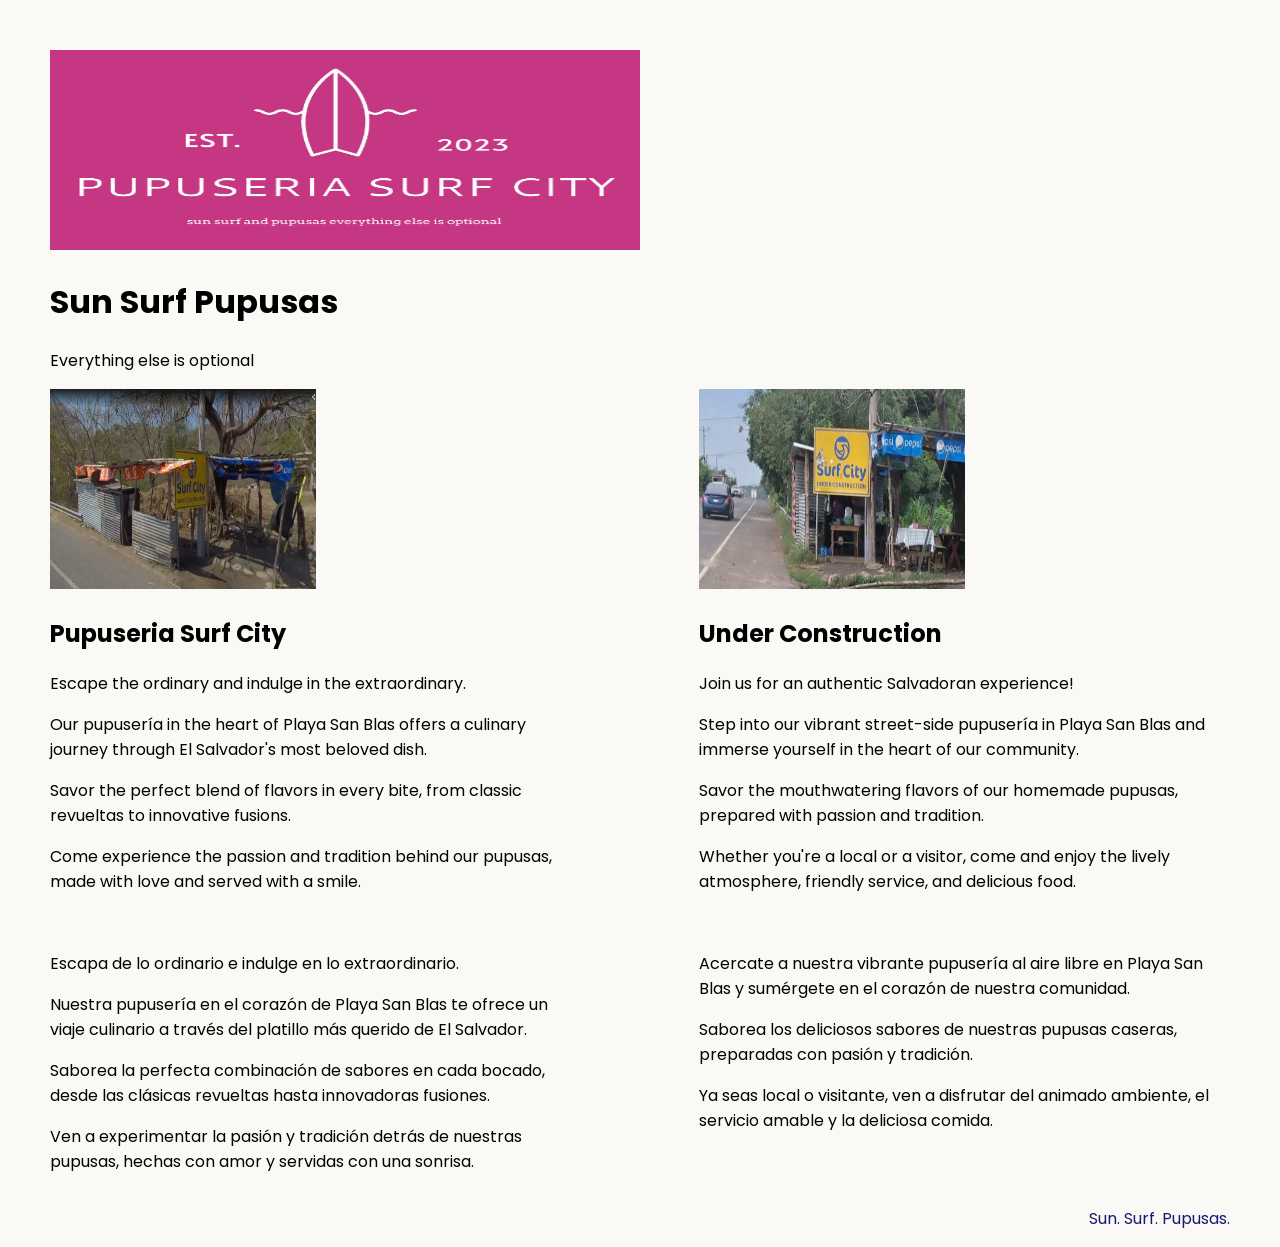
<file: index.html>
<!DOCTYPE html>
<html lang="en">

<head>
  <meta charset="UTF-8">
  <meta name="viewport" content="width=device-width, initial-scale=1.0">
  <title>Pupuseria Surf City</title>
  <link rel="stylesheet" href="./style.css">
  <link rel="preconnect" href="https://fonts.googleapis.com">
  <link rel="preconnect" href="https://fonts.gstatic.com" crossorigin>
  <link href="https://fonts.googleapis.com/css2?family=Poppins:wght@400;700&display=swap" rel="stylesheet">
</head>

<body>
  <div class="main">
    <img class="logo" src="./assets/images/Pupuseria Surf City Logo.png" alt="logo">
    <h1>Sun Surf Pupusas</h1>
    <p>Everything else is optional</p>
    <div class="left card"><img class="tile-image" src="./assets/images/Pupuseria Surf City Phase One.png" alt="Picture of when we first Started">
      <h2 class="card-title">Pupuseria Surf City</h2>
      <p class="card-text">Escape the ordinary and indulge in the extraordinary.</p>
      <p>Our pupusería in the heart of Playa San Blas offers a culinary journey through El Salvador's most beloved dish.</p>
      <p>Savor the perfect blend of flavors in every bite, from classic revueltas to innovative fusions.</p>
      <p>Come experience the passion and tradition behind our pupusas, made with love and served with a smile.</p>
      <br>
      <p>Escapa de lo ordinario e indulge en lo extraordinario.</p>
      <p>Nuestra pupusería en el corazón de Playa San Blas te ofrece un viaje culinario a través del platillo más querido de El Salvador.</p>
      <p>Saborea la perfecta combinación de sabores en cada bocado, desde las clásicas revueltas hasta innovadoras fusiones.</p>
      <p>Ven a experimentar la pasión y tradición detrás de nuestras pupusas, hechas con amor y servidas con una sonrisa.</p>
    </div>

    <div class="right card"><img class="tile-image" src="./assets/images/Pupuseria Surf City Phase Two.png" alt="The first Upgrade">
      <h2 class="card-title">Under Construction</h2>
      <p>Join us for an authentic Salvadoran experience!</p> 
      <p>Step into our vibrant street-side pupusería in Playa San Blas and immerse yourself in the heart of our community.</p> 
      <p>Savor the mouthwatering flavors of our homemade pupusas, prepared with passion and tradition.</p> <p>Whether you're a local or a visitor, come and enjoy the lively atmosphere, friendly service, and delicious food.</p>
      <br>
     <p>Acercate a nuestra vibrante pupusería al aire libre en Playa San Blas y sumérgete en el corazón de nuestra comunidad.</p>
     <p>Saborea los deliciosos sabores de nuestras pupusas caseras, preparadas con pasión y tradición.</p>
     <p>Ya seas local o visitante, ven a disfrutar del animado ambiente, el servicio amable y la deliciosa comida.</p>

    </div>

  </div>
  <footer>
    <p>Sun. Surf. Pupusas.</p>
  </footer>
</body>

</html>
</file>
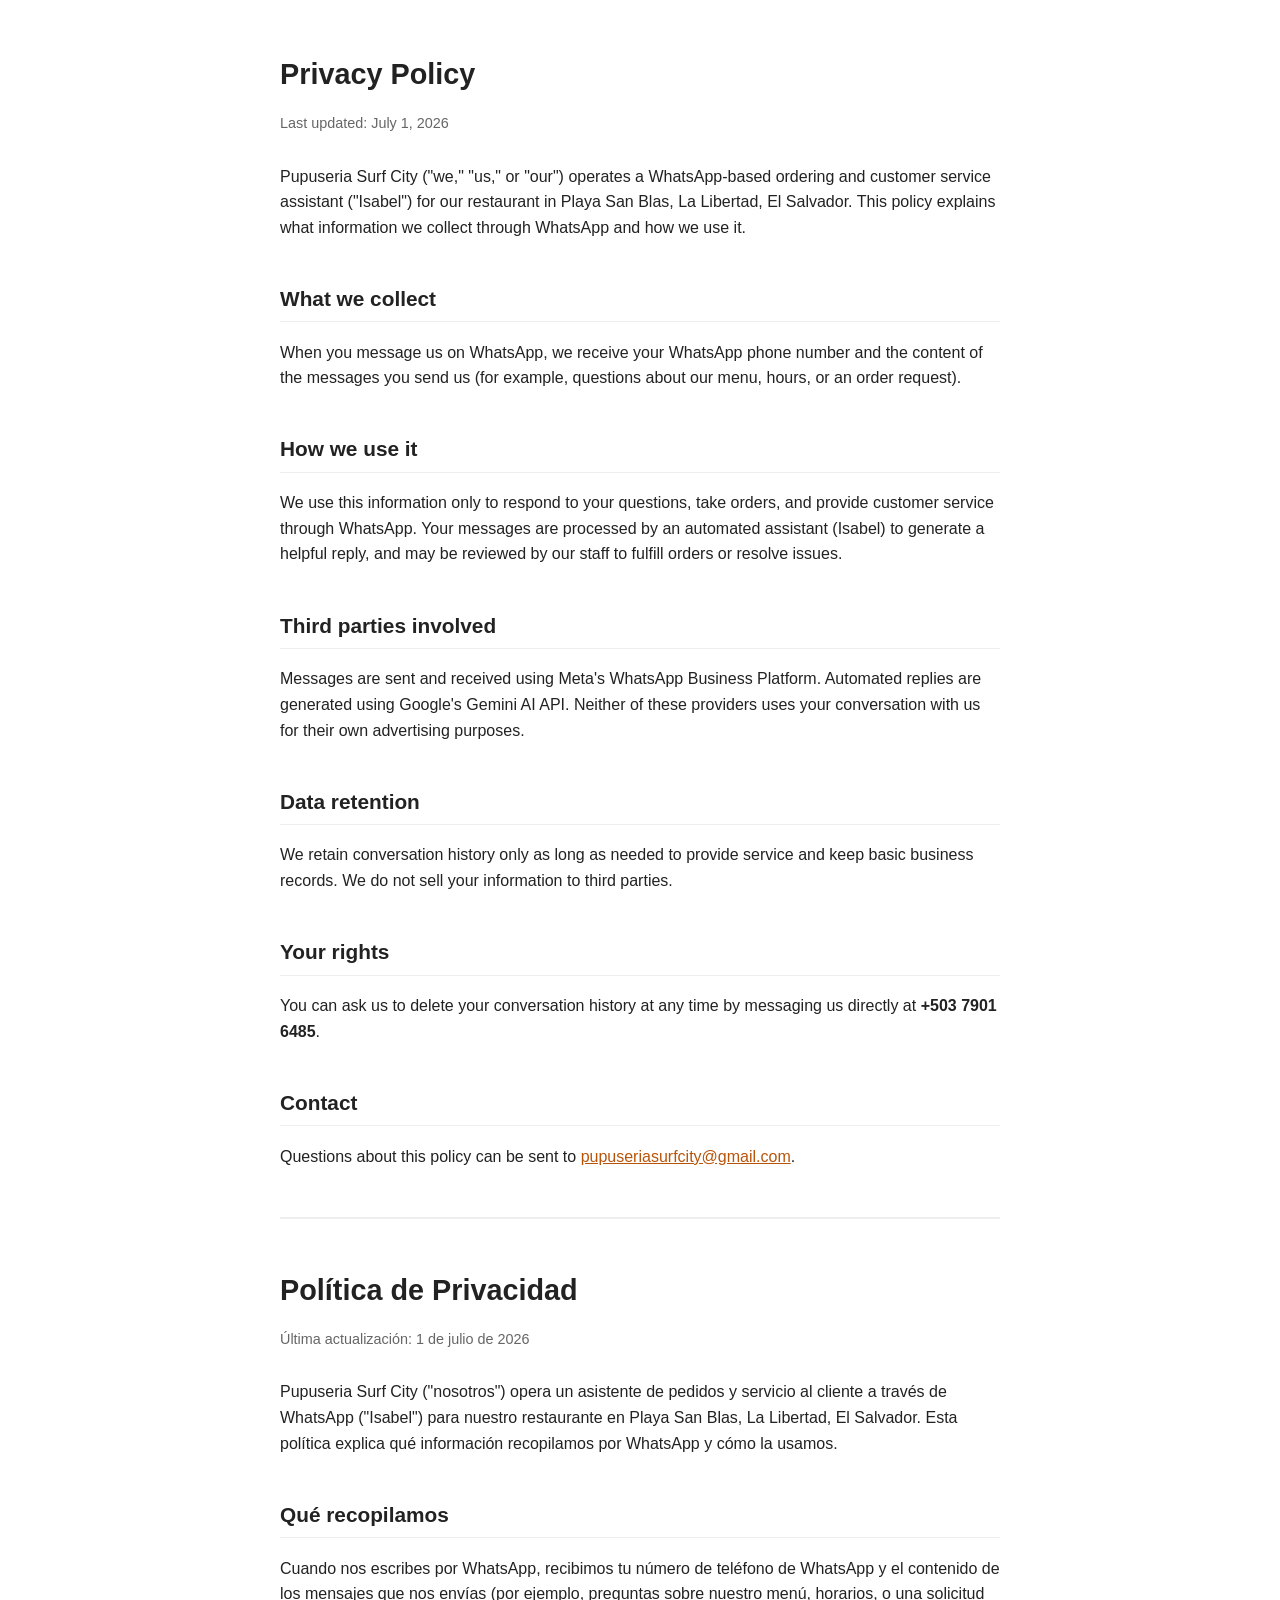
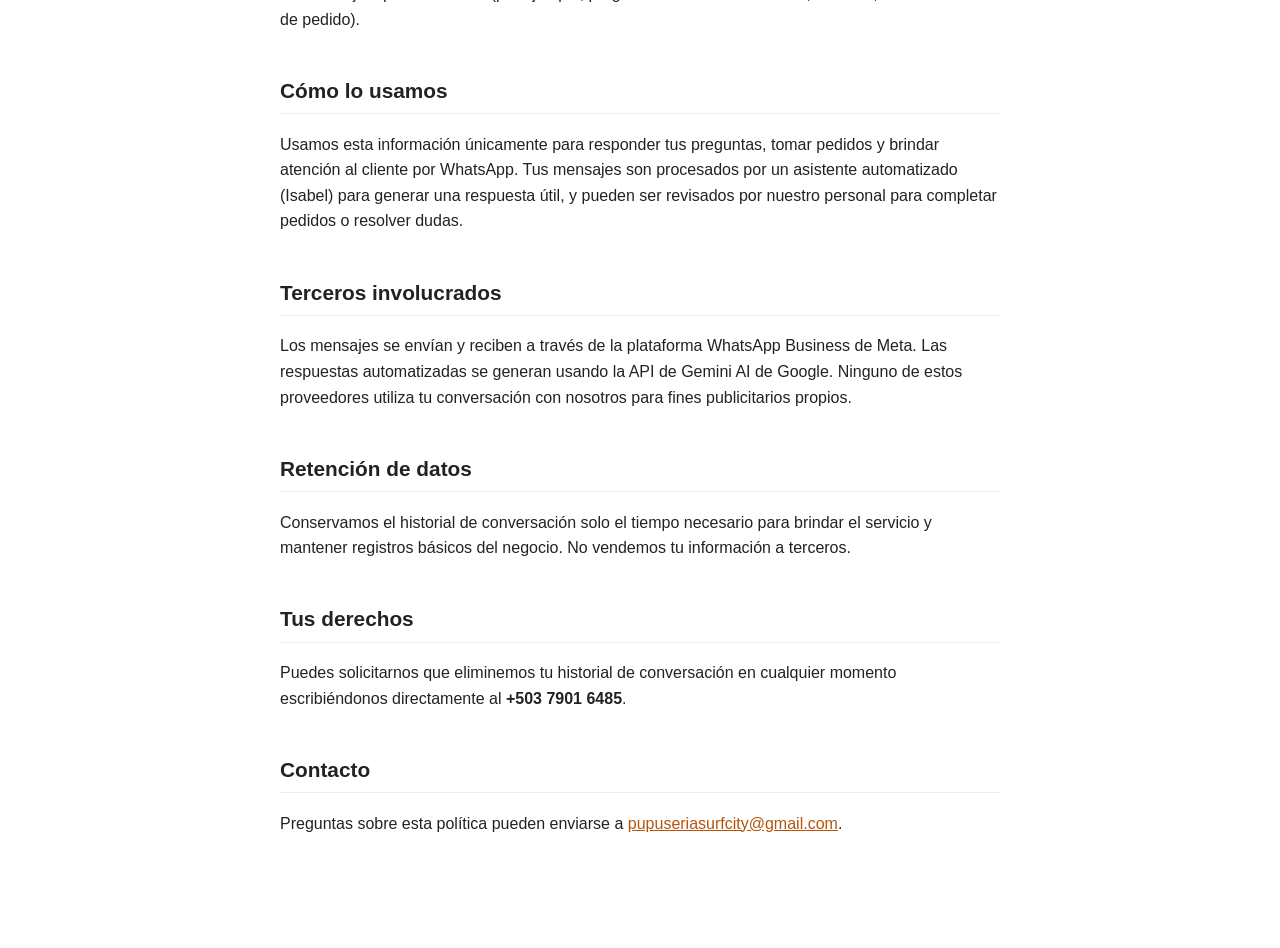
<file: privacy.html>
<!DOCTYPE html>
<html lang="es">
<head>
  <meta charset="UTF-8">
  <meta name="viewport" content="width=device-width, initial-scale=1.0">
  <title>Privacy Policy / Política de Privacidad — Pupuseria Surf City</title>
  <style>
    body {
      font-family: -apple-system, BlinkMacSystemFont, "Segoe UI", Helvetica, Arial, sans-serif;
      max-width: 720px;
      margin: 0 auto;
      padding: 32px 20px 64px;
      line-height: 1.6;
      color: #222;
    }
    h1 {
      font-size: 1.8em;
      margin-bottom: 0.2em;
    }
    h2 {
      font-size: 1.3em;
      margin-top: 2em;
      border-bottom: 1px solid #eee;
      padding-bottom: 0.3em;
    }
    .lang-block {
      margin-bottom: 3em;
    }
    .updated {
      color: #666;
      font-size: 0.9em;
      margin-bottom: 2em;
    }
    a {
      color: #b8540a;
    }
    hr {
      margin: 3em 0;
      border: none;
      border-top: 2px solid #eee;
    }
  </style>
</head>
<body>

  <div class="lang-block" id="en">
    <h1>Privacy Policy</h1>
    <p class="updated">Last updated: July 1, 2026</p>

    <p>Pupuseria Surf City ("we," "us," or "our") operates a WhatsApp-based ordering and customer service assistant ("Isabel") for our restaurant in Playa San Blas, La Libertad, El Salvador. This policy explains what information we collect through WhatsApp and how we use it.</p>

    <h2>What we collect</h2>
    <p>When you message us on WhatsApp, we receive your WhatsApp phone number and the content of the messages you send us (for example, questions about our menu, hours, or an order request).</p>

    <h2>How we use it</h2>
    <p>We use this information only to respond to your questions, take orders, and provide customer service through WhatsApp. Your messages are processed by an automated assistant (Isabel) to generate a helpful reply, and may be reviewed by our staff to fulfill orders or resolve issues.</p>

    <h2>Third parties involved</h2>
    <p>Messages are sent and received using Meta's WhatsApp Business Platform. Automated replies are generated using Google's Gemini AI API. Neither of these providers uses your conversation with us for their own advertising purposes.</p>

    <h2>Data retention</h2>
    <p>We retain conversation history only as long as needed to provide service and keep basic business records. We do not sell your information to third parties.</p>

    <h2>Your rights</h2>
    <p>You can ask us to delete your conversation history at any time by messaging us directly at <strong>+503 7901 6485</strong>.</p>

    <h2>Contact</h2>
    <p>Questions about this policy can be sent to <a href="mailto:pupuseriasurfcity@gmail.com">pupuseriasurfcity@gmail.com</a>.</p>
  </div>

  <hr>

  <div class="lang-block" id="es">
    <h1>Política de Privacidad</h1>
    <p class="updated">Última actualización: 1 de julio de 2026</p>

    <p>Pupuseria Surf City ("nosotros") opera un asistente de pedidos y servicio al cliente a través de WhatsApp ("Isabel") para nuestro restaurante en Playa San Blas, La Libertad, El Salvador. Esta política explica qué información recopilamos por WhatsApp y cómo la usamos.</p>

    <h2>Qué recopilamos</h2>
    <p>Cuando nos escribes por WhatsApp, recibimos tu número de teléfono de WhatsApp y el contenido de los mensajes que nos envías (por ejemplo, preguntas sobre nuestro menú, horarios, o una solicitud de pedido).</p>

    <h2>Cómo lo usamos</h2>
    <p>Usamos esta información únicamente para responder tus preguntas, tomar pedidos y brindar atención al cliente por WhatsApp. Tus mensajes son procesados por un asistente automatizado (Isabel) para generar una respuesta útil, y pueden ser revisados por nuestro personal para completar pedidos o resolver dudas.</p>

    <h2>Terceros involucrados</h2>
    <p>Los mensajes se envían y reciben a través de la plataforma WhatsApp Business de Meta. Las respuestas automatizadas se generan usando la API de Gemini AI de Google. Ninguno de estos proveedores utiliza tu conversación con nosotros para fines publicitarios propios.</p>

    <h2>Retención de datos</h2>
    <p>Conservamos el historial de conversación solo el tiempo necesario para brindar el servicio y mantener registros básicos del negocio. No vendemos tu información a terceros.</p>

    <h2>Tus derechos</h2>
    <p>Puedes solicitarnos que eliminemos tu historial de conversación en cualquier momento escribiéndonos directamente al <strong>+503 7901 6485</strong>.</p>

    <h2>Contacto</h2>
    <p>Preguntas sobre esta política pueden enviarse a <a href="mailto:pupuseriasurfcity@gmail.com">pupuseriasurfcity@gmail.com</a>.</p>
  </div>

</body>
</html>
</file>
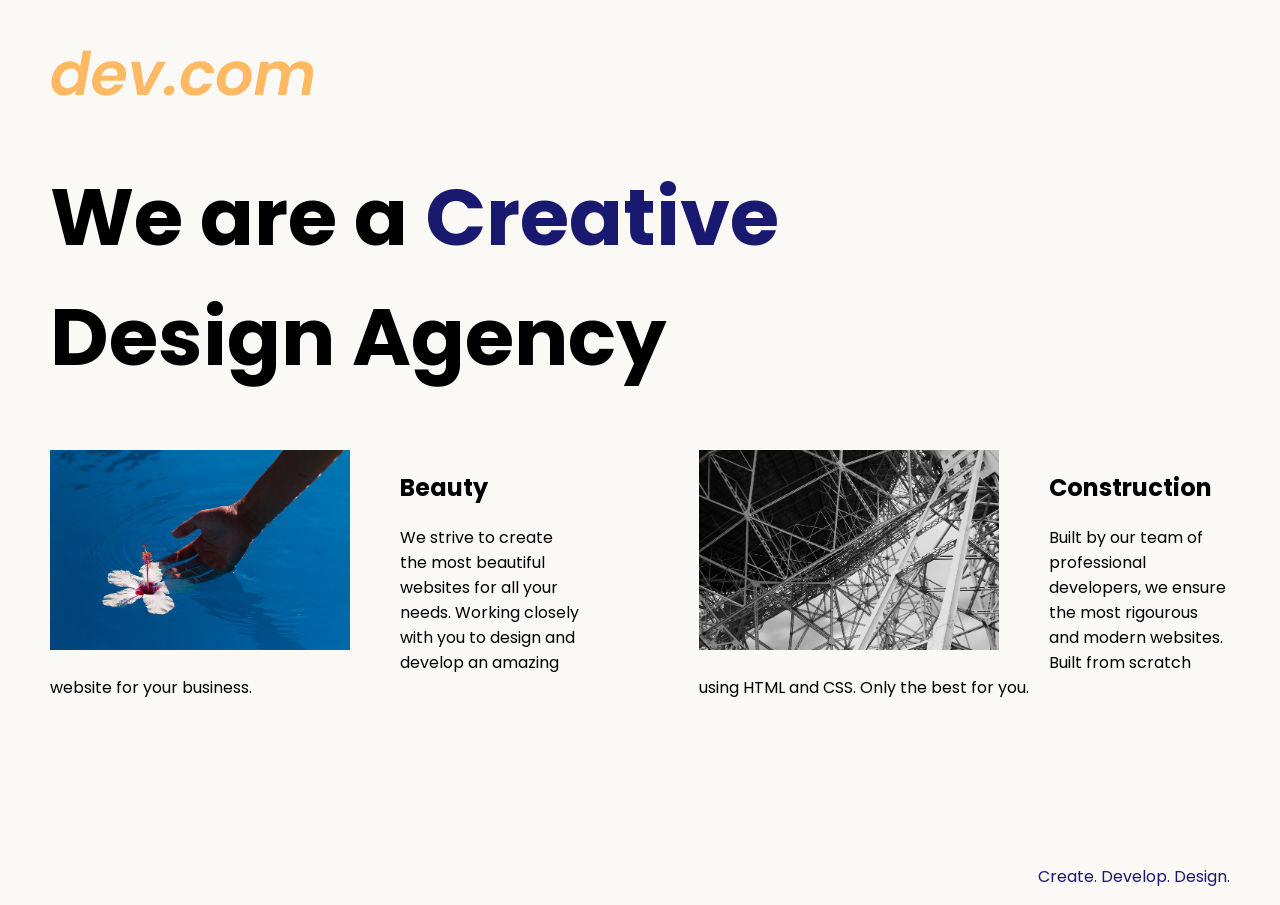
<file: solution.html>
<!DOCTYPE html>
<html lang="en">

<head>
  <meta charset="UTF-8">
  <meta name="viewport" content="width=device-width, initial-scale=1.0">
  <title>Agency</title>
  <link rel="stylesheet" href="./solution.css">
  <link rel="preconnect" href="https://fonts.googleapis.com">
  <link rel="preconnect" href="https://fonts.gstatic.com" crossorigin>
  <link href="https://fonts.googleapis.com/css2?family=Poppins:wght@400;700&display=swap" rel="stylesheet">
</head>

<body>
  <div class="main">
    <img class="logo" src="./assets/images/logo.png" alt="logo">
    <h1>We are a <span class="creative">Creative</span> <br />Design Agency</h1>
    <div class="left card"><img class="tile-image" src="./assets/images/beautiful.jpg" alt="hand and flower in water">
      <h2 class="card-title">Beauty</h2>
      <p class="card-text">We strive to create the most beautiful websites for all your needs. Working closely with you
        to
        design and
        develop an amazing website for your business.</p>
    </div>

    <div class="right card"><img class="tile-image" src="./assets/images/construction.jpg" alt="metal structure">
      <h2 class="card-title">Construction</h2>
      <p>Built by our team of professional developers, we ensure the most rigourous and modern websites. Built from
        scratch using HTML and CSS. Only the best for you.</p>
    </div>

  </div>
  <footer>
    <p>Create. Develop. Design.</p>
  </footer>
</body>

</html>
</file>
<file: style.css>
body {
  font-family: "Poppins", sans-serif;
  margin: 50px 50px 0 50px;
  background-color: #faf9f6;
  display: flex;
  flex-direction: column;
  min-height: 95vh;
}
.main {
  flex: 1;

}


h1 {
  font-size: 2rem;
}

footer {
  text-align: right;
  color: midnightblue;
}

img {
  height: 200px;
  width: 50%;
  align: left;

}

.tile-image {
  height: 200px;
  width: 200px
  float: left;
  margin-right: 50px;
}

.card {
  width: 45%;
}

.left {
  float: left;
}

.right {
  float: right;
}

.creative {
  color: midnightblue;
}

@media (max-width: 600px) {
  .logo {
    width: 600px;
  }

  h1 {
    font-size: 3.5rem;
    text-align: center;
  }

  .card {
    width: 100%;
    display: block;
    margin-bottom: 30px;
    text-align: justify;
  }

  .card img {
    margin-bottom: 10px;
    width: 100%;
    display: inline;
    object-fit: cover;
  }
}
</file>
<file: solution.css>
body {
  font-family: "Poppins", sans-serif;
  margin: 50px 50px 0 50px;
  background-color: #faf9f6;
  display: flex;
  flex-direction: column;
  min-height: 95vh;
}
.main {
  flex: 1;
}

h1 {
  font-size: 5rem;
}

footer {
  text-align: right;
  color: midnightblue;
}

.tile-image {
  height: 200px;
  float: left;
  margin-right: 50px;
}

.card {
  width: 45%;
}

.left {
  float: left;
}

.right {
  float: right;
}

.creative {
  color: midnightblue;
}

@media (max-width: 600px) {
  .logo {
    width: 100px;
  }

  h1 {
    font-size: 3.5rem;
    text-align: center;
  }

  .card {
    width: 100%;
    display: block;
    margin-bottom: 30px;
    text-align: justify;
  }

  .card img {
    margin-bottom: 10px;
    width: 100%;
    display: inline;
    object-fit: cover;
  }
}
</file>
